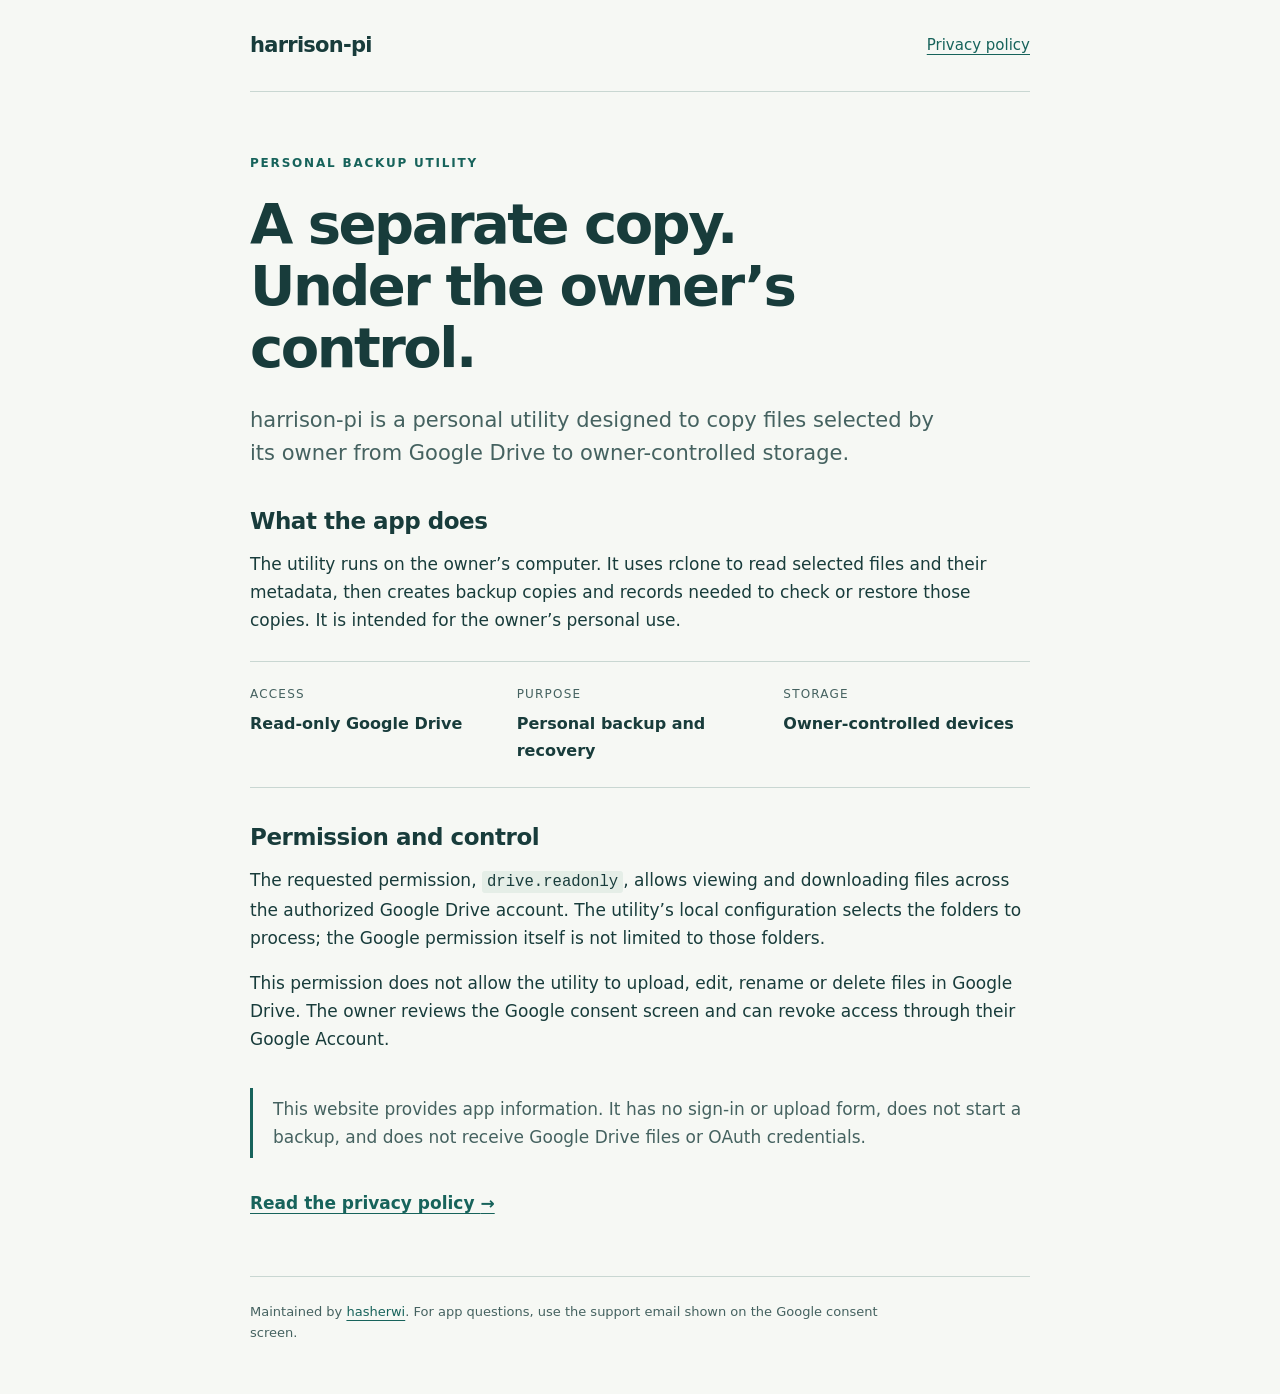
<file: index.html>
<!doctype html>
<html lang="en">
<head>
  <meta charset="utf-8">
  <meta name="viewport" content="width=device-width, initial-scale=1">
  <meta name="description" content="Information about harrison-pi, a personal read-only backup utility for Google Drive.">
  <title>harrison-pi · Personal backup utility</title>
  <link rel="stylesheet" href="style.css">
</head>
<body>
  <a class="skip" href="#main">Skip to content</a>
  <header class="site-header"><a class="wordmark" href="./">harrison-pi</a><nav aria-label="Main navigation"><a href="privacy.html">Privacy policy</a></nav></header>
  <main id="main">
    <p class="eyebrow">Personal backup utility</p>
    <h1>A separate copy.<br>Under the owner’s control.</h1>
    <p class="lead">harrison-pi is a personal utility designed to copy files selected by its owner from Google Drive to owner-controlled storage.</p>
    <section aria-labelledby="purpose">
      <h2 id="purpose">What the app does</h2>
      <p>The utility runs on the owner’s computer. It uses rclone to read selected files and their metadata, then creates backup copies and records needed to check or restore those copies. It is intended for the owner’s personal use.</p>
      <dl class="facts">
        <div><dt>Access</dt><dd>Read-only Google Drive</dd></div>
        <div><dt>Purpose</dt><dd>Personal backup and recovery</dd></div>
        <div><dt>Storage</dt><dd>Owner-controlled devices</dd></div>
      </dl>
    </section>
    <section aria-labelledby="permission">
      <h2 id="permission">Permission and control</h2>
      <p>The requested permission, <code>drive.readonly</code>, allows viewing and downloading files across the authorized Google Drive account. The utility’s local configuration selects the folders to process; the Google permission itself is not limited to those folders.</p>
      <p>This permission does not allow the utility to upload, edit, rename or delete files in Google Drive. The owner reviews the Google consent screen and can revoke access through their Google Account.</p>
    </section>
    <aside class="note"><p>This website provides app information. It has no sign-in or upload form, does not start a backup, and does not receive Google Drive files or OAuth credentials.</p></aside>
    <p><a class="primary-link" href="privacy.html">Read the privacy policy <span aria-hidden="true">→</span></a></p>
  </main>
  <footer><p>Maintained by <a href="https://github.com/hasherwi" rel="noreferrer">hasherwi</a>. For app questions, use the support email shown on the Google consent screen.</p></footer>
</body>
</html>
</file>
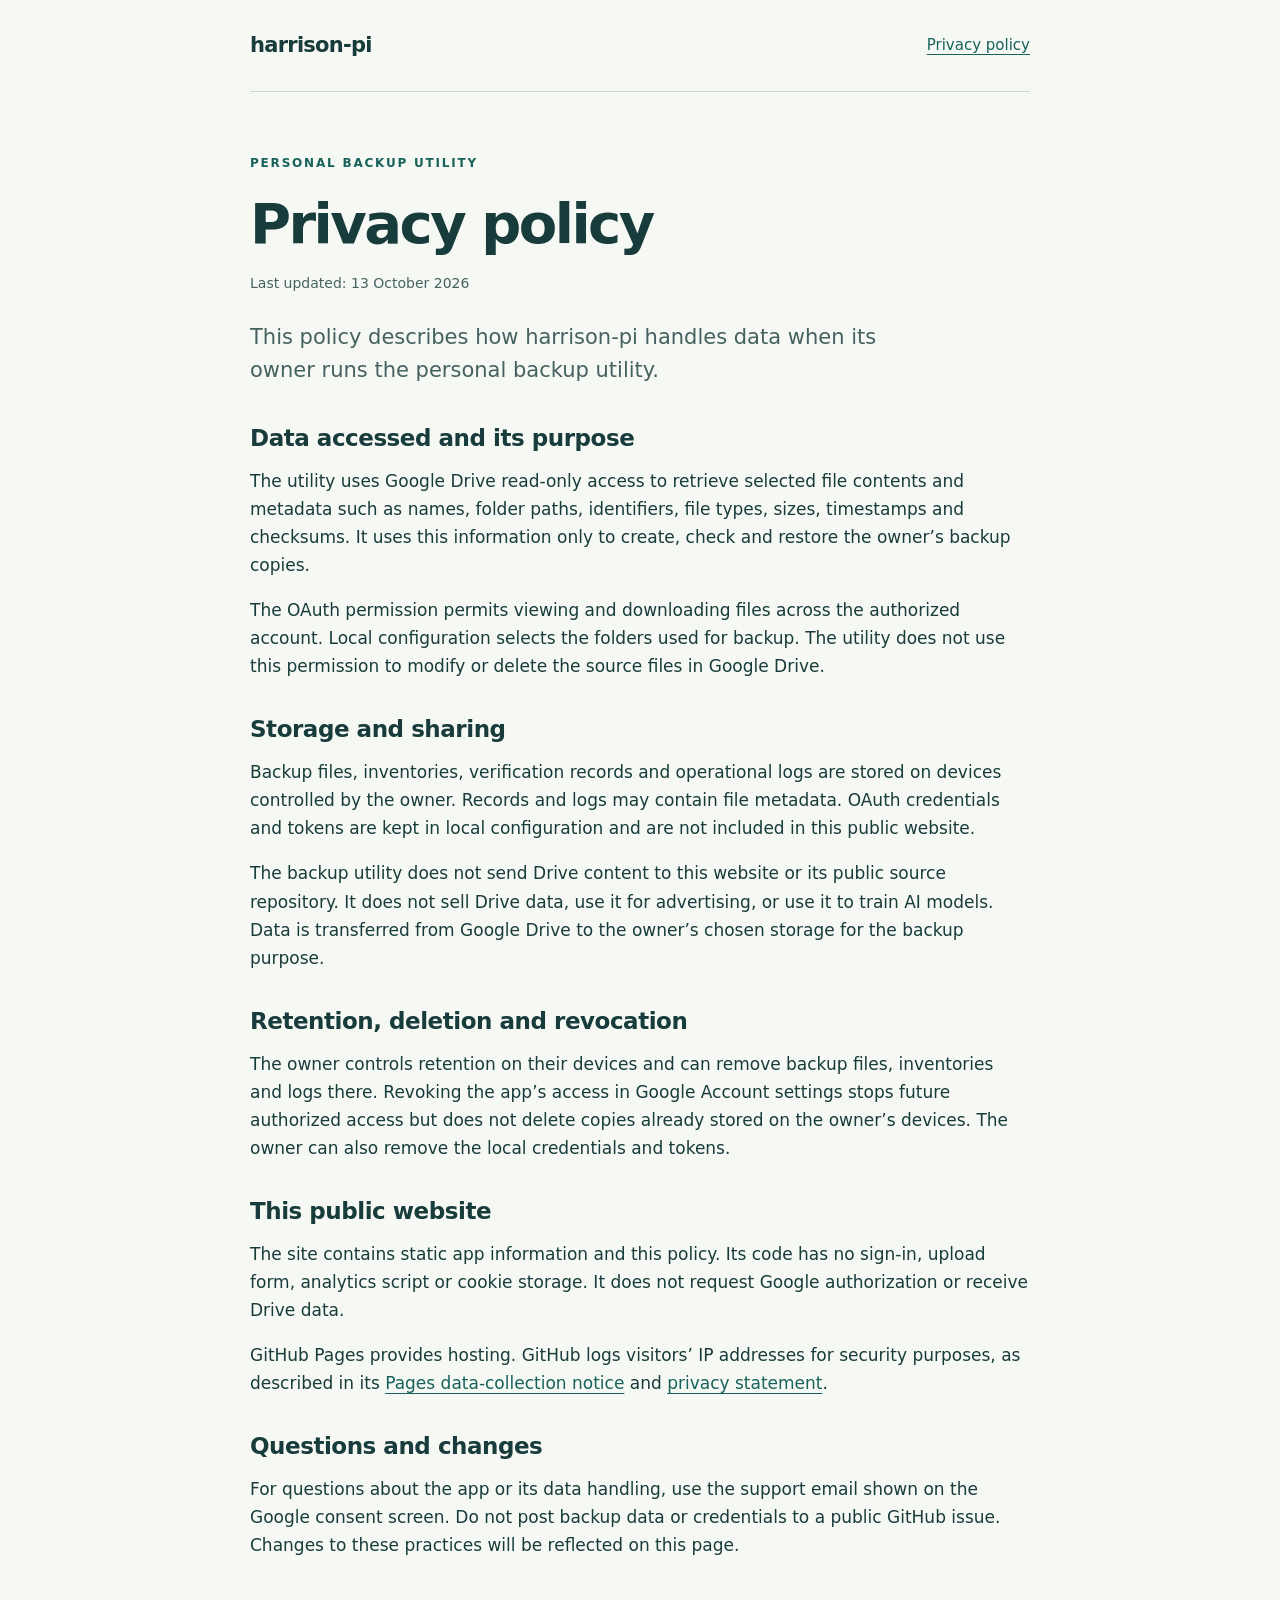
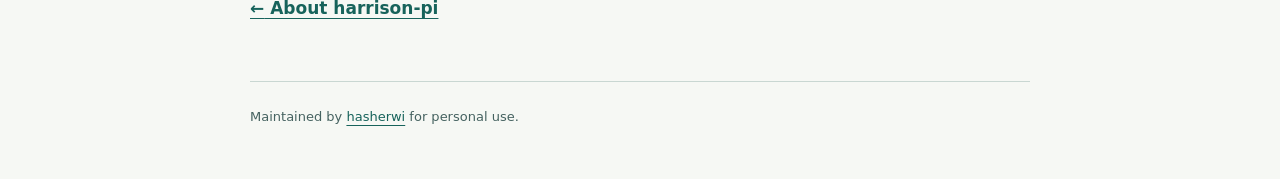
<file: privacy.html>
<!doctype html>
<html lang="en">
<head>
  <meta charset="utf-8">
  <meta name="viewport" content="width=device-width, initial-scale=1">
  <meta name="description" content="How the harrison-pi personal backup utility accesses, uses and stores Google Drive data.">
  <title>Privacy policy · harrison-pi</title>
  <link rel="stylesheet" href="style.css">
</head>
<body>
  <a class="skip" href="#main">Skip to content</a>
  <header class="site-header"><a class="wordmark" href="./">harrison-pi</a><nav aria-label="Main navigation"><a href="privacy.html" aria-current="page">Privacy policy</a></nav></header>
  <main id="main">
    <p class="eyebrow">Personal backup utility</p>
    <h1>Privacy policy</h1>
    <p class="date">Last updated: 13 October 2026</p>
    <p class="lead">This policy describes how harrison-pi handles data when its owner runs the personal backup utility.</p>
    <section aria-labelledby="access">
      <h2 id="access">Data accessed and its purpose</h2>
      <p>The utility uses Google Drive read-only access to retrieve selected file contents and metadata such as names, folder paths, identifiers, file types, sizes, timestamps and checksums. It uses this information only to create, check and restore the owner’s backup copies.</p>
      <p>The OAuth permission permits viewing and downloading files across the authorized account. Local configuration selects the folders used for backup. The utility does not use this permission to modify or delete the source files in Google Drive.</p>
    </section>
    <section aria-labelledby="storage">
      <h2 id="storage">Storage and sharing</h2>
      <p>Backup files, inventories, verification records and operational logs are stored on devices controlled by the owner. Records and logs may contain file metadata. OAuth credentials and tokens are kept in local configuration and are not included in this public website.</p>
      <p>The backup utility does not send Drive content to this website or its public source repository. It does not sell Drive data, use it for advertising, or use it to train AI models. Data is transferred from Google Drive to the owner’s chosen storage for the backup purpose.</p>
    </section>
    <section aria-labelledby="retention">
      <h2 id="retention">Retention, deletion and revocation</h2>
      <p>The owner controls retention on their devices and can remove backup files, inventories and logs there. Revoking the app’s access in Google Account settings stops future authorized access but does not delete copies already stored on the owner’s devices. The owner can also remove the local credentials and tokens.</p>
    </section>
    <section aria-labelledby="website">
      <h2 id="website">This public website</h2>
      <p>The site contains static app information and this policy. Its code has no sign-in, upload form, analytics script or cookie storage. It does not request Google authorization or receive Drive data.</p>
      <p>GitHub Pages provides hosting. GitHub logs visitors’ IP addresses for security purposes, as described in its <a href="https://docs.github.com/en/pages/getting-started-with-github-pages/what-is-github-pages#data-collection" rel="noreferrer">Pages data-collection notice</a> and <a href="https://docs.github.com/en/site-policy/privacy-policies/github-general-privacy-statement" rel="noreferrer">privacy statement</a>.</p>
    </section>
    <section aria-labelledby="contact">
      <h2 id="contact">Questions and changes</h2>
      <p>For questions about the app or its data handling, use the support email shown on the Google consent screen. Do not post backup data or credentials to a public GitHub issue. Changes to these practices will be reflected on this page.</p>
    </section>
    <p><a class="primary-link" href="./"><span aria-hidden="true">←</span> About harrison-pi</a></p>
  </main>
  <footer><p>Maintained by <a href="https://github.com/hasherwi" rel="noreferrer">hasherwi</a> for personal use.</p></footer>
</body>
</html>
</file>
<file: style.css>
:root{color-scheme:light;--ink:#183c3b;--muted:#456260;--line:#c9d7d2;--paper:#f6f8f4;--accent:#17635b}
*{box-sizing:border-box}body{margin:0;background:var(--paper);color:var(--ink);font-family:system-ui,-apple-system,BlinkMacSystemFont,"Segoe UI",sans-serif;font-size:17px;line-height:1.65}a{color:var(--accent);text-underline-offset:4px}a:hover{text-decoration-thickness:2px}a:focus-visible{outline:3px solid #b15618;outline-offset:5px;border-radius:2px}.site-header,main,footer{width:min(100% - 40px,780px);margin-inline:auto}.site-header{display:flex;gap:20px;justify-content:space-between;align-items:center;padding:28px 0;border-bottom:1px solid var(--line);font-size:15px}.wordmark{font-weight:750;letter-spacing:-.035em;font-size:21px;text-decoration:none;color:var(--ink)}main{padding:62px 0 42px}.eyebrow{font-size:12px;text-transform:uppercase;letter-spacing:.15em;font-weight:750;color:var(--accent);margin:0 0 20px}h1{font-size:clamp(35px,6vw,56px);line-height:1.1;letter-spacing:-.045em;font-weight:650;margin:0 0 26px}h2{font-size:23px;line-height:1.3;letter-spacing:-.02em;margin:0 0 13px}.lead{font-size:21px;line-height:1.55;color:var(--muted);max-width:690px;margin:0 0 38px}section{margin:35px 0}p{margin:0 0 17px}.facts{display:grid;grid-template-columns:repeat(3,1fr);gap:20px;border-block:1px solid var(--line);padding:23px 0;margin:27px 0}.facts dt{font-size:12px;text-transform:uppercase;letter-spacing:.1em;color:var(--muted);margin-bottom:6px}.facts dd{margin:0;font-size:16px;font-weight:650}.note{border-left:3px solid var(--accent);padding:7px 0 7px 20px;margin:31px 0;color:var(--muted)}.note p{margin:0}.primary-link{font-weight:650}code{font-size:.92em;background:#e5eee7;padding:2px 5px;border-radius:3px}.date{font-size:14px;color:var(--muted);margin-top:-9px;margin-bottom:26px}footer{border-top:1px solid var(--line);padding:24px 0 35px;color:var(--muted);font-size:13px}footer p{max-width:670px}.skip{position:absolute;top:8px;left:8px;transform:translateY(-200%);padding:8px;background:white;z-index:3}.skip:focus{transform:translateY(0)}@media(max-width:550px){.site-header,main,footer{width:calc(100% - 32px)}.site-header{padding:22px 0}main{padding-top:42px}.facts{grid-template-columns:1fr;gap:16px}.lead{font-size:19px}body{font-size:16px}h2{font-size:21px}}
</file>
